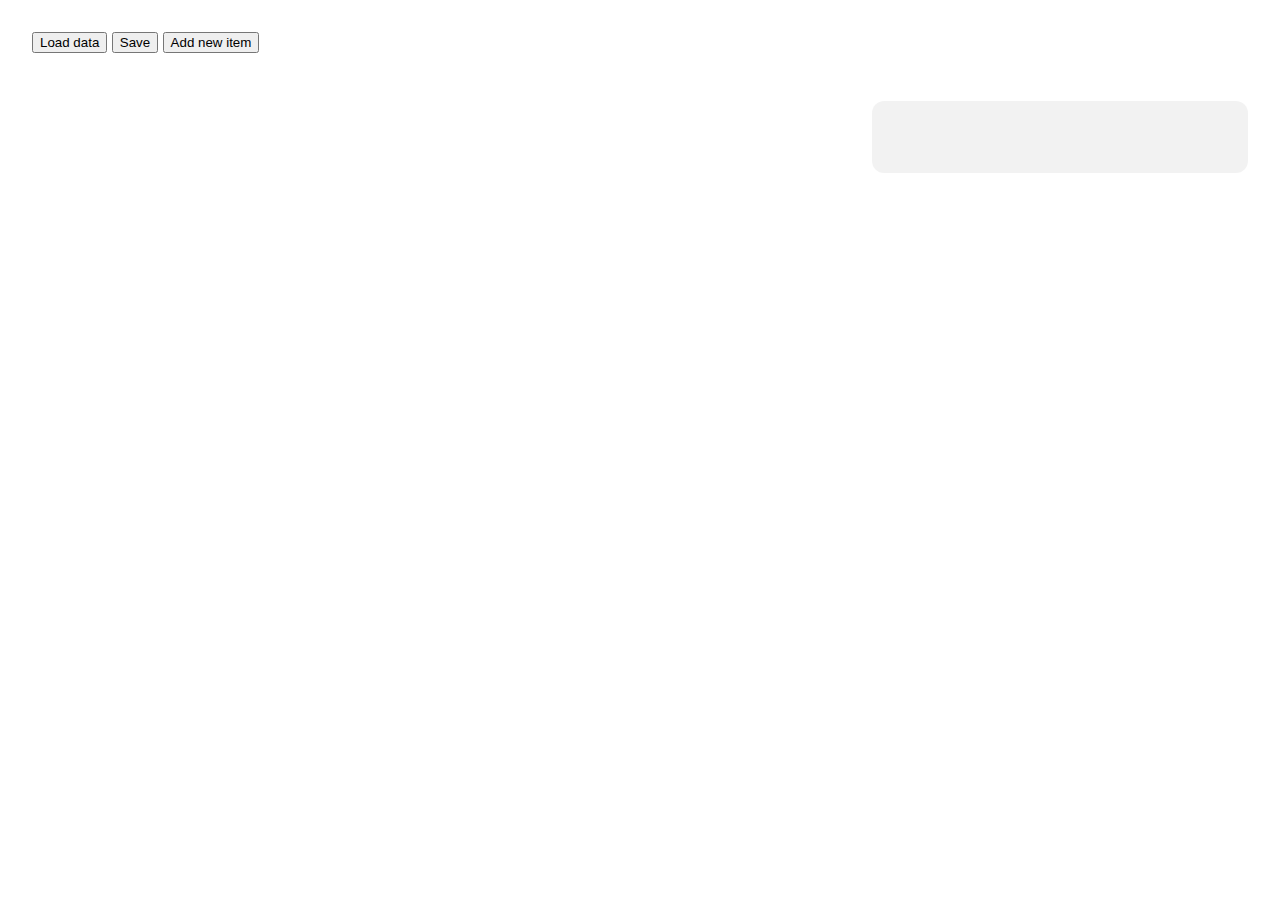
<file: index.html>
<!DOCTYPE html>
<html lang="en">

<head>
    <meta charset="UTF-8">
    <meta http-equiv="X-UA-Compatible" content="IE=edge">
    <meta name="viewport" content="width=device-width, initial-scale=1.0">
    <title>Wizard creator</title>
    <link rel="stylesheet" href="styles/style.css">
</head>

<body>
    <div class="container">
        <div id="buttons">
            <button id="load-btn">Load data</button>
            <button id="save-btn">Save</button>
            <button id="add-btn">Add new item</button>
        </div>
        <div id="wiz-content">
            <div id="sections">

            </div>
            <div id="edit-section">
            </div>
        </div>
    </div>
    <script src="scripts/script.js"></script>
</body>

</html>
</file>
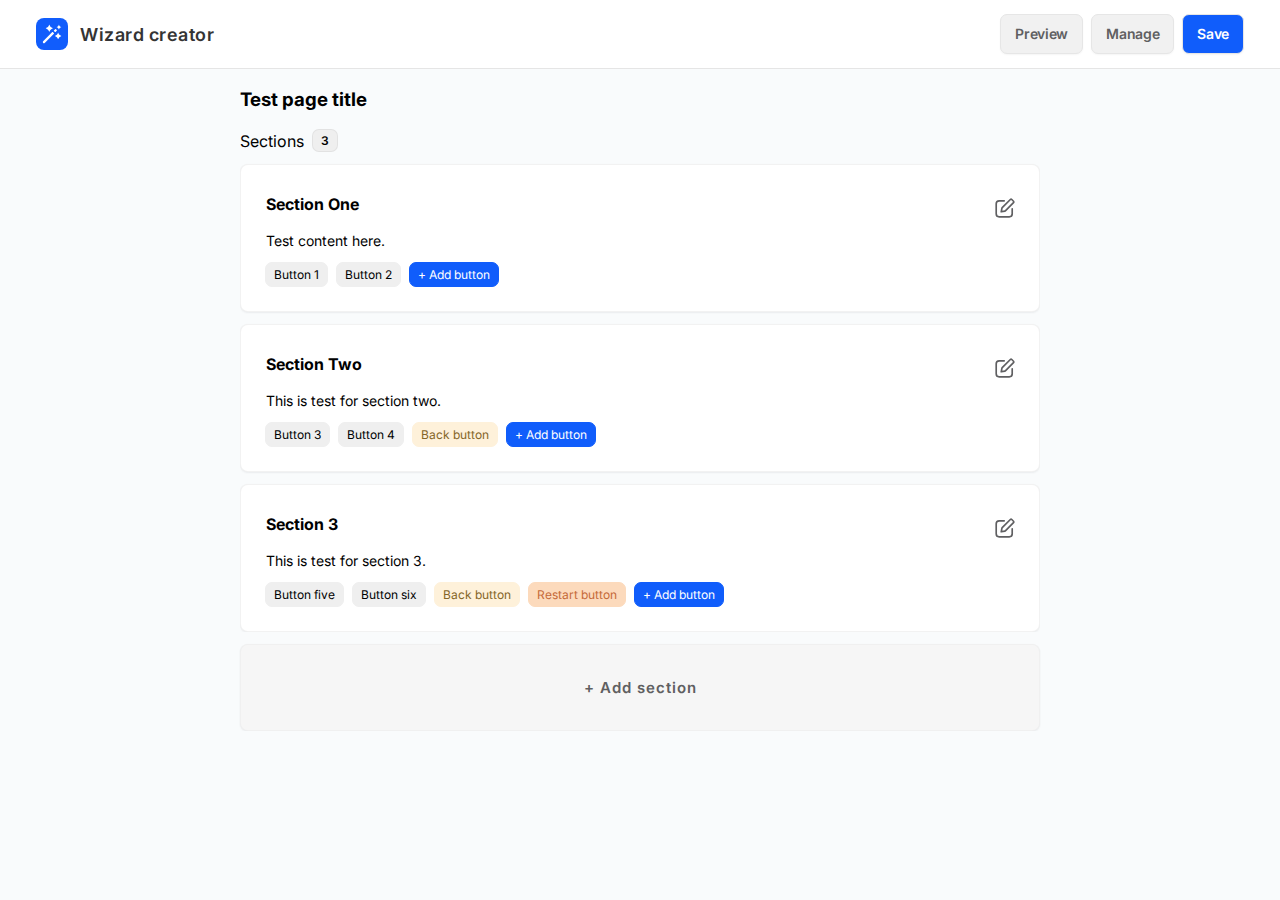
<file: new.html>
<!DOCTYPE html>
<html lang="en">

<head>
    <meta charset="UTF-8">
    <meta http-equiv="X-UA-Compatible" content="IE=edge">
    <meta name="viewport" content="width=device-width, initial-scale=1.0">
    <title>Wizard creator</title>
    <link rel="stylesheet" href="styles/prototype.css">
    <link rel="stylesheet" href="https://fonts.googleapis.com/css?family=Inter">

    <script src="https://cdn.tiny.cloud/1/q8ptbdbucsi2awelkq4kg6udwdl7n48fsht04qwverqx2d3o/tinymce/6/tinymce.min.js" referrerpolicy="origin"></script>
</head>

<body>    
    <script src="scripts/new.js"></script>
</body>

</html>
</file>
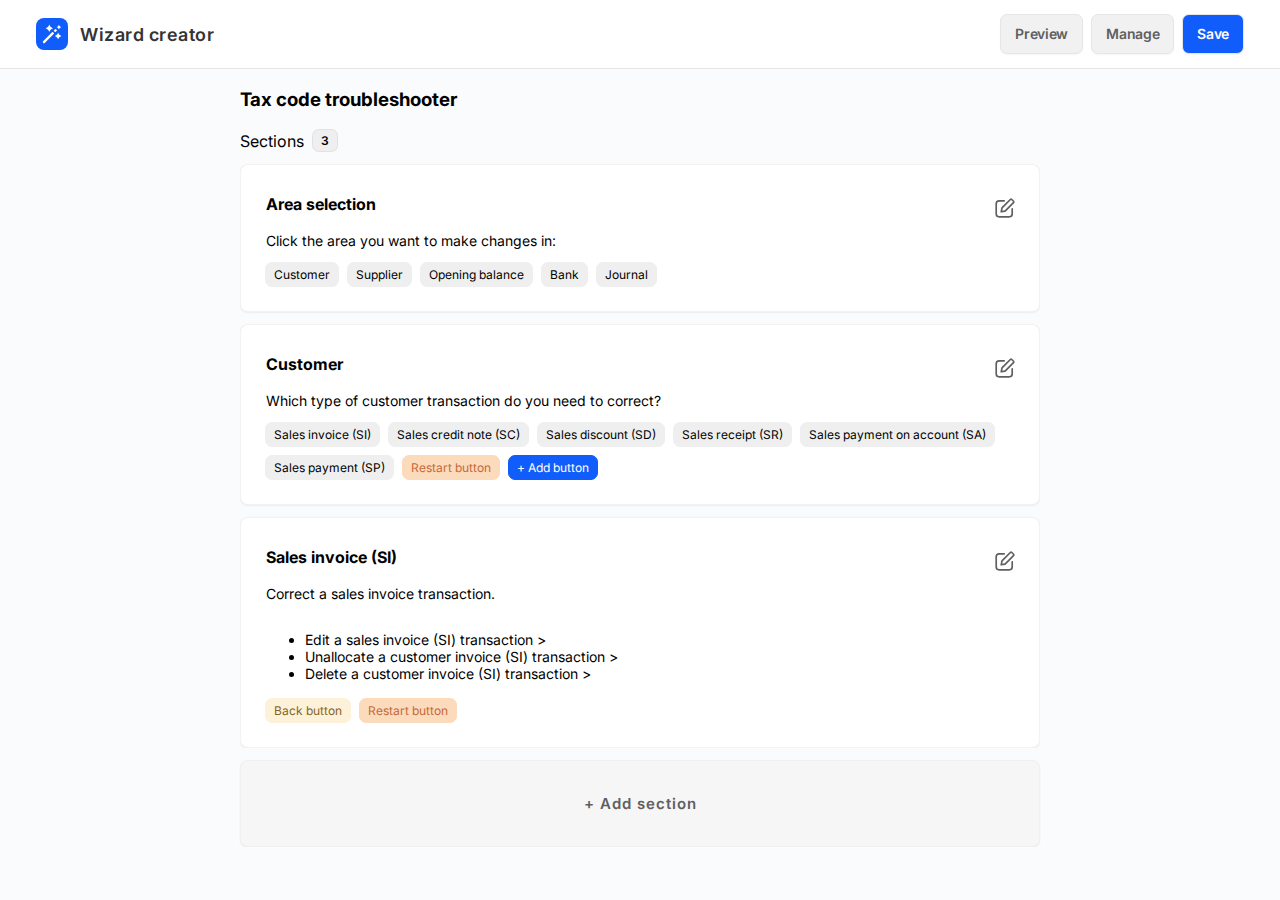
<file: prototype.html>
<!DOCTYPE html>
<html lang="en">

<head>
    <meta charset="UTF-8">
    <meta http-equiv="X-UA-Compatible" content="IE=edge">
    <meta name="viewport" content="width=device-width, initial-scale=1.0">
    <title>Document</title>
    <link rel="stylesheet" href="https://fonts.googleapis.com/css?family=Inter">
    <link rel="stylesheet" href="styles/prototype.css">
</head>

<body>
    <div id="header">
        <div class="left-header">
            <div class="icon"><img src="images/magicwand-svgrepo-com.svg" /></div>
            <p>Wizard creator</p>
        </div>
        <div class="right-header">
            <button>Preview</button>
            <button>Manage</button>
            <button class="btn-primary">Save</button>
        </div>
    </div>
    <div id="main">
        <div class="container">
            <h3>Tax code troubleshooter</h3>
            <p id="section-title">Sections <span class="section-count">3</span></p>
            <div id="card-container">
                <div id="card-1" class="card">
                    <div class="card-title">
                        <h4>Area selection</h4>
                        <img class="edit-icon" src="images/edit.svg" onclick="selectSection('1')" />
                        <span class="selected-section">Selected</span>
                    </div>
                    <p>Click the area you want to make changes in:</p>
                    <ul class="buttons">
                        <li class="li-btn">Customer</li>
                        <li class="li-btn">Supplier</li>
                        <li class="li-btn">Opening balance</li>
                        <li class="li-btn">Bank</li>
                        <li class="li-btn">Journal</li>
                        <!-- <li class="li-back">Back button</li>
                        <li class="li-restart">Restart button</li> -->
                    </ul>
                </div>
                <div id="card-2"  class="card">
                    <div class="card-title">
                        <h4>Customer</h4>
                        <img class="edit-icon" src="images/edit.svg" onclick="selectSection('2')" />
                        <span class="selected-section" >Selected</span>
                    </div>
                    <p>Which type of customer transaction do you need to correct?</p>
                    <ul class="buttons">
                        <li class="li-btn">Sales invoice (SI)</li>
                        <li class="li-btn">Sales credit note (SC)</li>
                        <li class="li-btn">Sales discount (SD)</li>
                        <li class="li-btn">Sales receipt (SR)</li>
                        <li class="li-btn">Sales payment on account (SA)</li>
                        <li class="li-btn">Sales payment (SP)</li>
                        <li class="li-restart">Restart button</li>
                        <li class="li-add" onclick="openModal('show')">+ Add button</li>
                    </ul>
                </div>
                <div id="card-3"  class="card">
                    <div class="card-title">
                        <h4>Sales invoice (SI)</h4>
                        <img class="edit-icon" src="images/edit.svg" onclick="selectSection('3')"/>
                        <span class="selected-section">Selected</span>
                    </div>
                    <p>Correct a sales invoice transaction.</p>
                    <ul>
                        <li class="li-btn">Edit a sales invoice (SI) transaction ></li>
                        <li class="li-btn">Unallocate a customer invoice (SI) transaction ></li>
                        <li class="li-btn">Delete a customer invoice (SI) transaction ></li>
                    </ul>
                    <ul class="buttons">
                        <li class="li-back">Back button</li>
                        <li class="li-restart">Restart button</li>
                    </ul>
                </div>

            </div>
            <div class="add-new" onclick="openModal('show')">
                <p>+ Add section</p>
            </div>
        </div>
        <div class="modal">
            <div class="modal-window">
                <div class="modal-header">
                    <h4>MODAL</h4>
                    <button onclick="openModal('close')" class="header-close">x</button>
                </div>
                <div class="modal-content">
                    <p>Content</p>
                </div>
                <div class="modal-footer">
                    <button onclick="openModal('close')">Close</button>
                    <button class="btn-primary">Save</button>
                </div>
            </div>
        </div>
    </div>

    <script>
        function openModal(trigger) {
            const modal = document.querySelector(".modal");
            const container = document.querySelector(".container");
            const header = document.querySelector("#header");

            if (trigger === "show") {
                modal.style.visibility = "visible";
                modal.style.opacity = "1";
                container.style.filter = "blur(5px)";
                header.style.filter = "blur(5px)";
            } else {
                modal.style.visibility = "hidden";
                modal.style.opacity = "0";
                container.style.filter = "blur(0px)";
                header.style.filter = "blur(0px)";
            }

        }

        function selectSection(val) {
            const section = document.querySelector("#card-" + val);
            const cards = document.querySelectorAll(".card");
            cards.forEach(card => {
                card.classList.remove("selected");
            })
            
            section.classList.add("selected");
        }
    </script>
</body>

</html>
</file>
<file: styles/style.css>
* {
    font-family: sans-serif;
}

.container {
    display: flex;
    flex-direction: column;
    padding: 24px;
    gap: 48px;
}

.container #wiz-content {
    display: flex;
    flex-direction: row;
    gap: 48px;
    justify-content: space-between;
}



#sections {
   flex-basis: 50%;
}

#edit-section {
    flex-basis: 25%;
    background-color: rgba(0,0,0,0.05);
    padding: 36px;
    border-radius: 12px;
}

#edit-section label {
    margin: 0;
    font-size: 14px;
    color: rgba(0,0,0,0.65);
    letter-spacing: 1px;
    text-transform: uppercase;
    font-weight: 600;
    margin-top: -16px;
    margin-bottom: 6px;
}

#edit-section input,#edit-section textarea, #edit-section select {
    padding: 8px;
    width: 100%;
}

.section {
    border: 1px solid black;
    margin-bottom: 24px;
    padding: 16px;
    border-radius: 12px;
    display: flex;
    flex-direction: column;
    justify-content: center;
    align-items: flex-start;
}

.section button {
    align-self: flex-end;
    background: none;
    border: none;
    border-bottom: 2px solid black;
    font-weight: 600;
    font-size: 14px;
    cursor: pointer;
}

.section h1 {
    margin: 0;
    font-size: 14px;
    color: rgba(0,0,0,0.65);
    letter-spacing: 1px;
    text-transform: uppercase;
    margin-top: -16px;
    margin-bottom: 12px;
}

.section p {
    font-size: 14px;
    margin: 0;
}

.section ul {
    display: flex;
    flex-wrap: wrap;
    gap: 6px;
    margin: 0;
    padding: 0;
    margin-top: 12px;
}

.section ul li {
    display:inline-block;
    border: 1px solid black;
    padding: 8px;
    border-radius: 12px;
    font-size: 14px;
}

#content {
    white-space: pre-wrap;
}

/* input, textarea {
    width: 100%;
} */

#add-button-container {
  display: none;
}

.edit-input {
    margin: 12px 0;
    border-bottom: 3px solid black;
    padding: 12px 0;
}

.edit-input label {
    display: block;
}

hr {
    margin: 36px;
}
</file>
<file: styles/prototype.css>
body {
    padding: 0;
    margin: 0;
    font-family: "Inter", sans-serif;
    background-color: #F9FBFC;
    height: 100vh;
}

#header {
    display: flex;
    align-items: center;
    justify-content: space-between;
    border-bottom: 1px solid rgba(0, 0, 0, 0.1);
    padding: 14px 36px;
    background-color: white;
}

.right-header,
.left-header {
    display: flex;
    gap: 8px;
    align-items: center;
}

.left-header {
    gap: 12px;
}

#card-container {
    overflow-y: auto;
    max-height: calc(100vh - 300px);
    margin-bottom: 12px;
}

#card-container::-webkit-scrollbar {
    width: 6px;
}

/* Track */
#card-container::-webkit-scrollbar-track {
    background: none;
}

/* Handle */
#card-container::-webkit-scrollbar-thumb {
    background: #B3C2C9;
    border-radius: 50px;
}

#card-container::-webkit-scrollbar-thumb:hover {
    background: #B3C2C9;
}

button {
    display: flex;
    flex-direction: row;
    justify-content: center;
    align-items: center;
    padding: 10px 14px;
    gap: 8px;
    font-family: 'Inter';
    font-style: normal;
    font-weight: 600;
    font-size: 14px;
    line-height: 18px;
    letter-spacing: -0.32px;

    /* Base/White */
    background-color: #F1F1F1;
    color: #5F5F61;
    border-radius: 7px;
    border: 1px solid #E6E6E6;
    /* Shadow/xs */

    box-shadow: 0px 3px 4px -5px rgba(24, 24, 28, 0.03), 0px 1px 2px rgba(24, 24, 28, 0.04);
    cursor: pointer;
}

button.btn-primary {
    background: #105DFB;
    color: #FFFFFF;
}

#header p {
    font-weight: 600;
    font-size: 18px;
    margin: 0;
    padding: 0;
    color: #343434;
    letter-spacing: 0.5px;
}

.icon {
    height: 32px;
    width: 32px;
    background-color: #115DFC;
    border-radius: 8px;
    display: flex;
    align-items: center;
    justify-content: center;
    flex-shrink: 0;
}

.icon img {
    width: 20px;
}

#main {
    display: flex;
    flex-direction: column;
    align-items: center;
    justify-content: stretch;
}

#main .container {
    width: calc(100% - 72px);
    max-width: 800px;
    max-height: calc(100vh - 70px);
    overflow-y: hidden;
    padding: 0 36px;
}

.card {
    background-color: white;
    border-radius: 8px;
    border: 1px solid rgba(0, 0, 0, 0.05);
    padding: 24px;
    box-shadow: 0px 0px 2px rgba(24, 24, 28, 0.02), 0px 1px 2px rgba(24, 24, 28, 0.06);
    margin-top: 12px;
    display: flex;
    flex-direction: column;
}

.card h4, .card p {
    margin: 0;
    padding: 0;
    margin-bottom: 8px;
    padding: 4px 0px;
    border: 1px solid white;
}

.card p, .card ul li {
    font-size: 14px;
}

.card .buttons {
    display: flex;
    margin: 0;
    padding: 0;
    gap: 8px;
    flex-wrap: wrap;
}

.card .buttons li {
    list-style: none;
    font-size: 12px;
    padding: 4px 8px;
    border-radius: 7px;
    background-color: #EFEFEF;
    display: flex;
    align-items: center;
    justify-content: center;
    cursor: default;
    border: 1px solid #EFEFEF;
}

.card.selected .buttons li {   
    border: 1px dashed #105DFB;
    cursor: pointer;
}

.card li.li-back {
    background-color: #FEF1DA;
    color: #856527;
    border: 1px solid #FEF1DA;
}

.card li.li-restart {
    background-color: #FCDABC;
    color: #c56938;
    border: 1px solid #FCDABC;
}

.card li.li-add {
    background: #105DFB;
    color: #FFFFFF;
    border: 1px solid #105DFB;
}

.add-new {
    background-color: #F6F6F6;
    text-align: center;
    padding: 18px;
    border-radius: 8px;
    color: #5F5F61;
    box-shadow: 0px 0px 2px rgba(24, 24, 28, 0.02), 0px 1px 2px rgba(24, 24, 28, 0.06);
    font-weight: 600;
    font-size: 15px;
    letter-spacing: 1px;
    border: 1px solid rgba(0, 0, 0, 0.025);
}

.section-count {
    padding: 3px 8px;
    border-radius: 7px;
    font-size: 12px;
    font-weight: 600;
    background-color: #EFEFEF;
    border: 1px solid rgba(0, 0, 0, 0.05);
}

#section-title {
    display: flex;
    gap: 8px;
    align-items: center;
    margin: 0;
}

.card .card-title {
    display: flex;
    align-items: center;
    justify-content: space-between;
}

.card .card-title img {
    width: 20px;
    cursor: pointer;
}

.card.selected {
    background-color: #F4F7FF;    
    border: 1px dashed #105DFB;
}

.card.selected .card-title img {
    display: none;
}

.card .card-title .selected-section {
    display: none;
}

.card.selected .card-title .selected-section {
    display: block;
    font-size: 12px;
    padding: 4px 8px;
    border-radius: 7px;
    background: #105DFB;
    color: #FFFFFF;
}

.card.selected h4, .card.selected p {
    color: #2f4f91;
    border: dashed #2f4f91 1px;
    padding: 4px 8px;
    border-radius: 7px;
    cursor: pointer;
}

.modal {
    position: absolute;
    top: 0;
    left: 0;
    background: rgba(0,0,0,0.4);
    width: 100vw;
    height: 100vh;
    display: flex;
    visibility: hidden;
    align-items: center;
    justify-content: center;    
}

.modal .modal-window {
    background-color: white;
    padding: 24px;
    min-width: 500px;
    min-height: 400px;
    border-radius: 8px; 
    box-shadow: 0px 0px 2px rgba(24, 24, 28, 0.02), 0px 1px 2px rgba(24, 24, 28, 0.06);
    display: flex;
    flex-direction: column;
}

.modal .modal-window .modal-header {
    display: flex;
    align-items: center;
    justify-content: space-between;
    border-bottom: 1px solid rgb(233, 233, 233);    
    padding-bottom: 24px;
}

.modal .modal-window .modal-header h4 {
    padding: 0;
    margin: 0;
}

.header-close {
    padding: 0;
    background: none;
    border: none;
    font-size: 18px;
}

.modal .modal-window .modal-content {
    flex-grow: 1;
}

.modal-content {
    margin-top: 24px;
    display: flex;
    flex-direction: column;
    gap: 12px;
}

label {
    font-size: 14px;
    font-weight: 600;
}

select, input, textarea { 
    padding: 8px;
}

select option {
    padding: 8px;
}

.modal .modal-window .modal-footer {
    border-top: 1px solid rgb(233, 233, 233);
    width: 100%;
    display: flex;
    align-items: center;
    justify-content: flex-end;
    padding-top: 24px;
    gap: 8px;
}


.modal, .container, #header {
    transition: 0.5s filter linear, 0.5s opacity, visibility 0.5s;
}

.modal-section {
    display: flex;
    flex-direction: column;
    gap: 4px;
}

.modal-section .btn-section {
    display: flex;
    gap: 8px;
    align-items: center;
}

.modal-section .btn-section input, .modal-section .btn-section select {
    flex-grow: 1;
    flex-basis: 50%;
    width: 50%;
}


/* .modal {
    visibility: visible;
    opacity: 1;
} */
</file>
